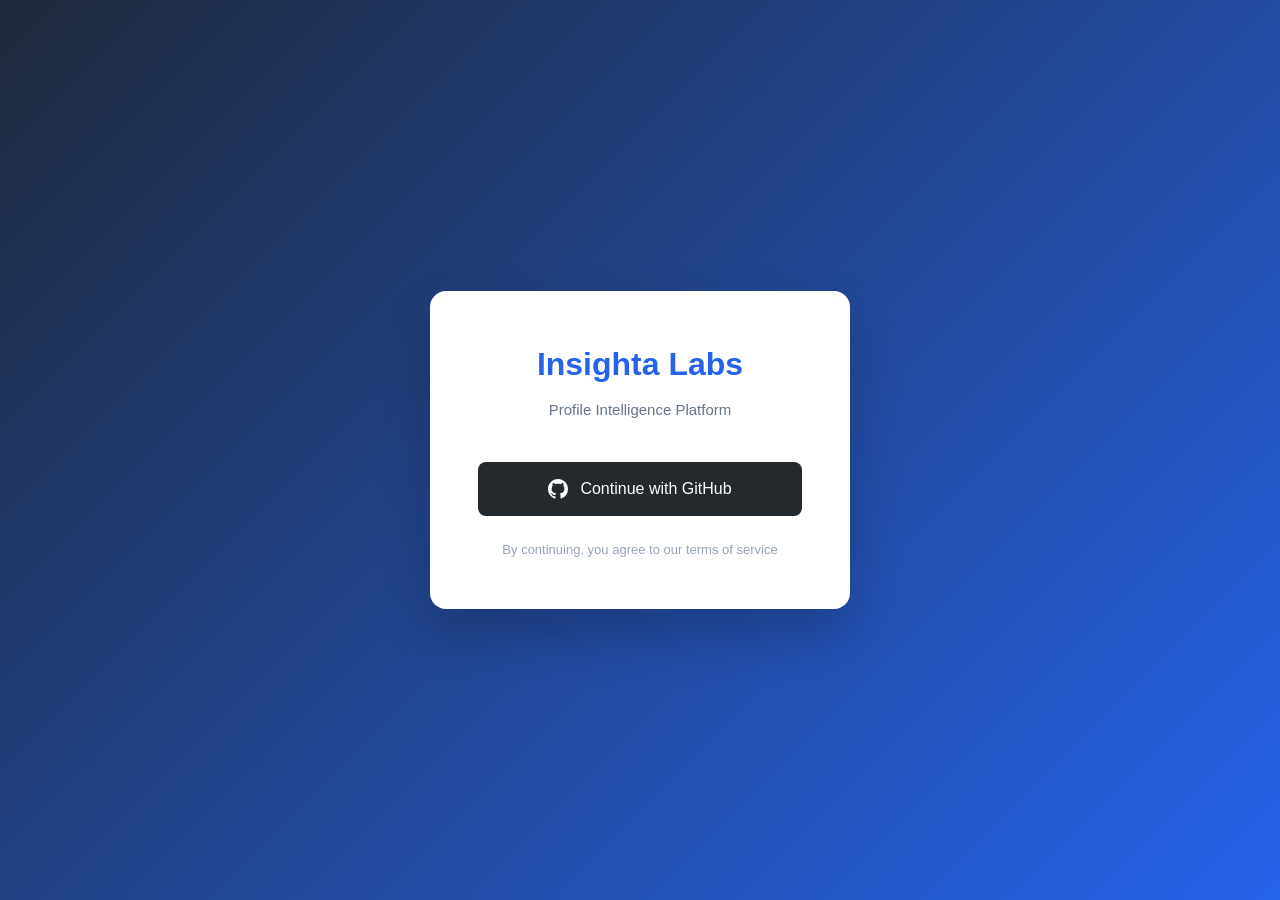
<file: index.html>
<!DOCTYPE html>
<html lang="en">
<head>
    <meta charset="UTF-8">
    <meta name="viewport" content="width=device-width, initial-scale=1.0">
    <title>Insighta Labs — Login</title>
    <link rel="stylesheet" href="css/style.css">
</head>
<body>
    <div class="auth-container">
        <div class="auth-card">
            <div class="logo">Insighta Labs</div>
            <p class="tagline">Profile Intelligence Platform</p>

            <a id="github-login-btn" class="btn-github" href="#">
                <svg viewBox="0 0 24 24" xmlns="http://www.w3.org/2000/svg">
                    <path d="M12 0C5.37 0 0 5.37 0 12c0 5.31 3.435 9.795 8.205 11.385.6.105.825-.255.825-.57 0-.285-.015-1.23-.015-2.235-3.015.555-3.795-.735-4.035-1.41-.135-.345-.72-1.41-1.23-1.695-.42-.225-1.02-.78-.015-.795.945-.015 1.62.87 1.845 1.23 1.08 1.815 2.805 1.305 3.495.99.105-.78.42-1.305.765-1.605-2.67-.3-5.46-1.335-5.46-5.925 0-1.305.465-2.385 1.23-3.225-.12-.3-.54-1.53.12-3.18 0 0 1.005-.315 3.3 1.23.96-.27 1.98-.405 3-.405s2.04.135 3 .405c2.295-1.56 3.3-1.23 3.3-1.23.66 1.65.24 2.88.12 3.18.765.84 1.23 1.905 1.23 3.225 0 4.605-2.805 5.625-5.475 5.925.435.375.81 1.095.81 2.22 0 1.605-.015 2.895-.015 3.3 0 .315.225.69.825.57A12.02 12.02 0 0 0 24 12c0-6.63-5.37-12-12-12z"/>
                </svg>
                Continue with GitHub
            </a>

            <p style="margin-top: 24px; font-size: 13px; color: #94a3b8;">
                By continuing, you agree to our terms of service
            </p>
        </div>
    </div>

    <script src="js/api.js"></script>
    <script>
        const API_URL = 'https://insighta-backend-zph3.onrender.com'

        // Check if already logged in
        const checkExistingSession = async () => {
            try {
                const response = await fetch(`${API_URL}/auth/me`, {
                    credentials: 'include',
                    headers: { 'X-API-Version': '1' }
                })
                if (response.ok) {
                    window.location.href = '/dashboard.html'
                }
            } catch {
                // Not logged in, stay on login page
            }
        }

        // Generate random string for PKCE
        const generateRandomString = () => {
            const array = new Uint8Array(32)
            crypto.getRandomValues(array)
            return btoa(String.fromCharCode(...array))
                .replace(/\+/g, '-')
                .replace(/\//g, '_')
                .replace(/=/g, '')
        }

        const setupLoginButton = async () => {
            const state = generateRandomString()

            // Store verifier in sessionStorage to use after callback
            sessionStorage.setItem('pkce_state', state)

            const params = new URLSearchParams({ state })
            document.getElementById('github-login-btn').href = 
                `${API_URL}/auth/github?${params}`
        }

        checkExistingSession()
        setupLoginButton()
    </script>
</body>
</html>
</file>
<file: css/style.css>
* {
    margin: 0;
    padding: 0;
    box-sizing: border-box;
}

:root {
    --primary: #2563eb;
    --primary-dark: #1d4ed8;
    --secondary: #64748b;
    --success: #22c55e;
    --error: #ef4444;
    --warning: #f59e0b;
    --bg: #f8fafc;
    --card-bg: #ffffff;
    --text: #1e293b;
    --text-light: #64748b;
    --border: #e2e8f0;
    --sidebar-width: 240px;
}

body {
    font-family: -apple-system, BlinkMacSystemFont, 'Segoe UI', sans-serif;
    background: var(--bg);
    color: var(--text);
    line-height: 1.6;
}

/* Auth Pages */
.auth-container {
    min-height: 100vh;
    display: flex;
    align-items: center;
    justify-content: center;
    background: linear-gradient(135deg, #1e293b 0%, #2563eb 100%);
}

.auth-card {
    background: white;
    padding: 48px;
    border-radius: 16px;
    box-shadow: 0 25px 50px rgba(0,0,0,0.2);
    text-align: center;
    width: 100%;
    max-width: 420px;
}

.auth-card .logo {
    font-size: 32px;
    font-weight: 800;
    color: var(--primary);
    margin-bottom: 8px;
}

.auth-card .tagline {
    color: var(--text-light);
    margin-bottom: 40px;
    font-size: 15px;
}

.btn-github {
    display: flex;
    align-items: center;
    justify-content: center;
    gap: 12px;
    width: 100%;
    padding: 14px 24px;
    background: #24292e;
    color: white;
    border: none;
    border-radius: 8px;
    font-size: 16px;
    font-weight: 500;
    cursor: pointer;
    text-decoration: none;
    transition: background 0.2s;
}

.btn-github:hover {
    background: #1a1f24;
}

.btn-github svg {
    width: 20px;
    height: 20px;
    fill: white;
}

/* Layout */
.layout {
    display: flex;
    min-height: 100vh;
}

/* Sidebar */
.sidebar {
    width: var(--sidebar-width);
    background: #1e293b;
    color: white;
    padding: 24px 0;
    position: fixed;
    height: 100vh;
    overflow-y: auto;
    display: flex;
    flex-direction: column;
}

.sidebar .logo {
    font-size: 20px;
    font-weight: 800;
    color: white;
    padding: 0 24px 24px;
    border-bottom: 1px solid rgba(255,255,255,0.1);
    margin-bottom: 16px;
}

.sidebar nav a {
    display: flex;
    align-items: center;
    gap: 10px;
    padding: 12px 24px;
    color: rgba(255,255,255,0.7);
    text-decoration: none;
    font-size: 14px;
    transition: all 0.2s;
}

.sidebar nav a:hover,
.sidebar nav a.active {
    background: rgba(255,255,255,0.1);
    color: white;
}

.sidebar .user-info {
    margin-top: auto;
    padding: 16px 24px;
    border-top: 1px solid rgba(255,255,255,0.1);
    font-size: 13px;
}

.sidebar .user-info .username {
    font-weight: 600;
    color: white;
}

.sidebar .user-info .role {
    color: rgba(255,255,255,0.5);
    font-size: 12px;
    text-transform: uppercase;
    letter-spacing: 0.5px;
}

.sidebar .btn-logout {
    margin-top: 12px;
    padding: 8px 16px;
    background: rgba(239,68,68,0.2);
    color: #fca5a5;
    border: none;
    border-radius: 6px;
    cursor: pointer;
    font-size: 13px;
    width: 100%;
    text-align: left;
    transition: background 0.2s;
}

.sidebar .btn-logout:hover {
    background: rgba(239,68,68,0.4);
}

/* Main Content */
.main {
    margin-left: var(--sidebar-width);
    flex: 1;
    padding: 32px;
}

.page-header {
    margin-bottom: 32px;
}

.page-header h1 {
    font-size: 24px;
    font-weight: 700;
    color: var(--text);
}

.page-header p {
    color: var(--text-light);
    margin-top: 4px;
}

/* Cards */
.card {
    background: var(--card-bg);
    border-radius: 12px;
    padding: 24px;
    border: 1px solid var(--border);
    box-shadow: 0 1px 3px rgba(0,0,0,0.05);
}

/* Stats Grid */
.stats-grid {
    display: grid;
    grid-template-columns: repeat(auto-fit, minmax(200px, 1fr));
    gap: 16px;
    margin-bottom: 32px;
}

.stat-card {
    background: var(--card-bg);
    border-radius: 12px;
    padding: 24px;
    border: 1px solid var(--border);
}

.stat-card .stat-value {
    font-size: 36px;
    font-weight: 700;
    color: var(--primary);
}

.stat-card .stat-label {
    color: var(--text-light);
    font-size: 14px;
    margin-top: 4px;
}

/* Filters */
.filters {
    display: flex;
    gap: 12px;
    flex-wrap: wrap;
    margin-bottom: 24px;
    padding: 16px;
    background: var(--card-bg);
    border-radius: 12px;
    border: 1px solid var(--border);
}

.filters select,
.filters input {
    padding: 8px 12px;
    border: 1px solid var(--border);
    border-radius: 6px;
    font-size: 14px;
    color: var(--text);
    background: white;
}

.filters select:focus,
.filters input:focus {
    outline: none;
    border-color: var(--primary);
}

.btn {
    padding: 8px 16px;
    border-radius: 6px;
    border: none;
    font-size: 14px;
    font-weight: 500;
    cursor: pointer;
    transition: all 0.2s;
}

.btn-primary {
    background: var(--primary);
    color: white;
}

.btn-primary:hover {
    background: var(--primary-dark);
}

.btn-secondary {
    background: var(--border);
    color: var(--text);
}

.btn-secondary:hover {
    background: #cbd5e1;
}

/* Table */
.table-container {
    background: var(--card-bg);
    border-radius: 12px;
    border: 1px solid var(--border);
    overflow: hidden;
}

table {
    width: 100%;
    border-collapse: collapse;
}

thead {
    background: #f1f5f9;
}

th {
    padding: 12px 16px;
    text-align: left;
    font-size: 13px;
    font-weight: 600;
    color: var(--text-light);
    text-transform: uppercase;
    letter-spacing: 0.5px;
}

td {
    padding: 12px 16px;
    border-top: 1px solid var(--border);
    font-size: 14px;
}

tr:hover td {
    background: #f8fafc;
}

td a {
    color: var(--primary);
    text-decoration: none;
    font-weight: 500;
}

td a:hover {
    text-decoration: underline;
}

/* Badges */
.badge {
    display: inline-block;
    padding: 2px 8px;
    border-radius: 99px;
    font-size: 12px;
    font-weight: 500;
}

.badge-male {
    background: #dbeafe;
    color: #1d4ed8;
}

.badge-female {
    background: #fce7f3;
    color: #be185d;
}

.badge-admin {
    background: #fee2e2;
    color: #dc2626;
}

.badge-analyst {
    background: #fef3c7;
    color: #d97706;
}

/* Pagination */
.pagination {
    display: flex;
    align-items: center;
    justify-content: space-between;
    padding: 16px;
    border-top: 1px solid var(--border);
    font-size: 14px;
    color: var(--text-light);
}

.pagination-buttons {
    display: flex;
    gap: 8px;
}

.pagination-buttons button {
    padding: 6px 12px;
    border: 1px solid var(--border);
    border-radius: 6px;
    background: white;
    cursor: pointer;
    font-size: 14px;
    transition: all 0.2s;
}

.pagination-buttons button:hover:not(:disabled) {
    background: var(--primary);
    color: white;
    border-color: var(--primary);
}

.pagination-buttons button:disabled {
    opacity: 0.4;
    cursor: not-allowed;
}

/* Search */
.search-box {
    display: flex;
    gap: 12px;
    margin-bottom: 24px;
}

.search-box input {
    flex: 1;
    padding: 12px 16px;
    border: 1px solid var(--border);
    border-radius: 8px;
    font-size: 15px;
}

.search-box input:focus {
    outline: none;
    border-color: var(--primary);
}

/* Loading */
.loading {
    display: flex;
    flex-direction: column;
    align-items: center;
    padding: 48px;
    color: var(--text-light);
}

.spinner {
    width: 32px;
    height: 32px;
    border: 3px solid var(--border);
    border-top-color: var(--primary);
    border-radius: 50%;
    animation: spin 0.8s linear infinite;
    margin-bottom: 12px;
}

@keyframes spin {
    to { transform: rotate(360deg); }
}

/* Error */
.error-message {
    padding: 16px;
    background: #fee2e2;
    border-radius: 8px;
    color: #dc2626;
    font-size: 14px;
}

/* Profile Detail */
.profile-detail-grid {
    display: grid;
    grid-template-columns: 1fr 1fr;
    gap: 16px;
}

.detail-item {
    padding: 16px;
    background: #f8fafc;
    border-radius: 8px;
}

.detail-item .label {
    font-size: 12px;
    color: var(--text-light);
    text-transform: uppercase;
    letter-spacing: 0.5px;
    margin-bottom: 4px;
}

.detail-item .value {
    font-size: 16px;
    font-weight: 600;
    color: var(--text);
}

/* Account page */
.account-grid {
    display: grid;
    grid-template-columns: 1fr 1fr;
    gap: 24px;
}

.avatar {
    width: 80px;
    height: 80px;
    border-radius: 50%;
    margin-bottom: 16px;
}

/* Responsive */
@media (max-width: 768px) {
    .sidebar {
        display: none;
    }
    .main {
        margin-left: 0;
        padding: 16px;
    }
    .profile-detail-grid,
    .account-grid {
        grid-template-columns: 1fr;
    }
}
</file>
